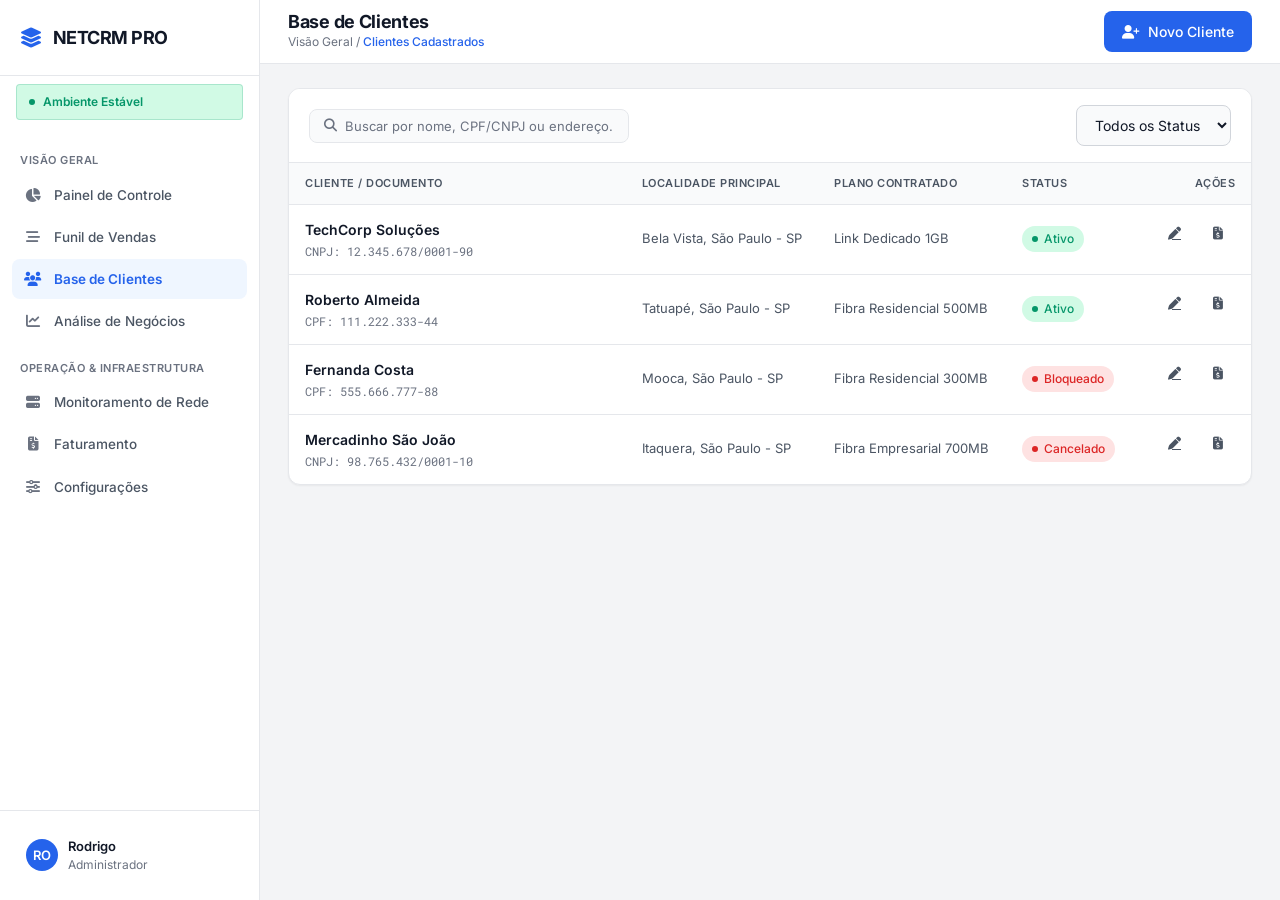
<file: CRM/clientes.html>
<!DOCTYPE html>
<html lang="pt-BR">
<head>
    <meta charset="UTF-8">
    <meta name="viewport" content="width=device-width, initial-scale=1.0">
    <meta name="description" content="Gestão de Clientes - NETCRM PRO">
    <meta name="theme-color" content="#F3F4F6">
    
    <title>Gestão de Clientes | NETCRM PRO</title>
    
    <link rel="stylesheet" href="https://cdnjs.cloudflare.com/ajax/libs/font-awesome/6.4.0/css/all.min.css">
    
    <link rel="stylesheet" href="css/style.css">

    <style>
        /* Ajustes específicos para a lista de clientes */
        .client-name { font-weight: 600; color: var(--texto-principal); font-size: 14px; margin-bottom: 2px;}
        .client-doc { font-size: 12px; color: var(--texto-discreto); font-family: var(--fonte-numeros); }
        .action-btns { display: flex; gap: 8px; justify-content: flex-end; }
    </style>
</head>
<body>

    <aside class="sidebar" role="navigation" aria-label="Navegação principal">
        
        <div class="logo" aria-label="NETCRM PRO">
            <i class="fa-solid fa-layer-group" aria-hidden="true"></i>
            <span>NETCRM PRO</span>
        </div>
        
        <div class="sidebar-status" role="status" aria-live="polite">
            Ambiente Estável
        </div>
        
        <nav aria-label="Menu do sistema">
            <div class="nav-group-label">Visão Geral</div>
            <ul class="nav-links">
                <li><a href="index.html"><i class="fa-solid fa-chart-pie" aria-hidden="true"></i> <span>Painel de Controle</span></a></li>
                <li><a href="funil.html"><i class="fa-solid fa-bars-staggered" aria-hidden="true"></i> <span>Funil de Vendas</span></a></li>
                <li class="active"><a href="clientes.html" aria-current="page"><i class="fa-solid fa-users" aria-hidden="true"></i> <span>Base de Clientes</span></a></li>
                <li><a href="analytics.html"><i class="fa-solid fa-chart-line" aria-hidden="true"></i> <span>Análise de Negócios</span></a></li>
            </ul>

            <div class="nav-group-label">Operação & Infraestrutura</div>
            <ul class="nav-links">
                <li><a href="monitoramento.html"><i class="fa-solid fa-server" aria-hidden="true"></i> <span>Monitoramento de Rede</span></a></li>
                <li><a href="financeiro.html"><i class="fa-solid fa-file-invoice-dollar" aria-hidden="true"></i> <span>Faturamento</span></a></li>
                <li><a href="#"><i class="fa-solid fa-sliders" aria-hidden="true"></i> <span>Configurações</span></a></li>
            </ul>
        </nav>
        
        <div class="sidebar-footer">
            <div class="sidebar-user" role="complementary">
                <div class="user-avatar" aria-hidden="true">RO</div>
                <div class="user-info">
                    <div class="user-name">Rodrigo</div>
                    <div class="user-role">Administrador</div>
                </div>
            </div>
        </div>
    </aside>

    <main class="main-content" role="main">
        
        <header role="banner">
            <div class="header-left">
                <h1>Base de Clientes</h1>
                <div class="header-breadcrumb">Visão Geral / <span>Clientes Cadastrados</span></div>
            </div>
            
            <div class="header-right">
                <a href="clientes-cadastro.html" class="btn-primary" style="text-decoration: none;">
                    <i class="fa-solid fa-user-plus" aria-hidden="true"></i> Novo Cliente
                </a>
            </div>
        </header>

        <section class="content-area" role="region" aria-label="Lista de Clientes">
            
            <div class="panel">
                
                <div class="panel-header" style="background: var(--fundo-painel);">
                    <div class="global-search" style="width: 320px; background: var(--fundo-sobreposicao);">
                        <i class="fa-solid fa-magnifying-glass" aria-hidden="true"></i>
                        <input type="text" id="searchInput" placeholder="Buscar por nome, CPF/CNPJ ou endereço..." aria-label="Buscar clientes">
                    </div>
                    
                    <div class="panel-actions">
                        <select class="form-control" id="statusFilter" style="width: auto; background: var(--fundo-sobreposicao);" aria-label="Filtrar por Status">
                            <option value="todos">Todos os Status</option>
                            <option value="Ativo">Apenas Ativos</option>
                            <option value="Bloqueado">Bloqueados</option>
                            <option value="Cancelado">Cancelados</option>
                        </select>
                    </div>
                </div>

                <div class="panel-body no-pad">
                    <table class="data-table" id="clientsTable" aria-label="Diretório de Clientes">
                        <thead>
                            <tr>
                                <th style="width: 35%;">Cliente / Documento</th>
                                <th>Localidade Principal</th>
                                <th>Plano Contratado</th>
                                <th style="width: 120px;">Status</th>
                                <th style="text-align: right; width: 120px;">Ações</th>
                            </tr>
                        </thead>
                        <tbody>
                            <tr>
                                <td>
                                    <div class="client-name">TechCorp Soluções</div>
                                    <div class="client-doc">CNPJ: 12.345.678/0001-90</div>
                                </td>
                                <td>Bela Vista, São Paulo - SP</td>
                                <td>Link Dedicado 1GB</td>
                                <td><span class="status ativo">Ativo</span></td>
                                <td class="action-btns">
                                    <a href="clientes-cadastro.html" class="btn-ghost" aria-label="Editar TechCorp Soluções" title="Editar Cadastro">
                                        <i class="fa-solid fa-pen" aria-hidden="true"></i>
                                    </a>
                                    <button class="btn-ghost" aria-label="Faturas TechCorp Soluções" title="Histórico Financeiro">
                                        <i class="fa-solid fa-file-invoice-dollar" aria-hidden="true"></i>
                                    </button>
                                </td>
                            </tr>
                            
                            <tr>
                                <td>
                                    <div class="client-name">Roberto Almeida</div>
                                    <div class="client-doc">CPF: 111.222.333-44</div>
                                </td>
                                <td>Tatuapé, São Paulo - SP</td>
                                <td>Fibra Residencial 500MB</td>
                                <td><span class="status ativo">Ativo</span></td>
                                <td class="action-btns">
                                    <a href="clientes-cadastro.html" class="btn-ghost" aria-label="Editar Roberto Almeida" title="Editar Cadastro">
                                        <i class="fa-solid fa-pen" aria-hidden="true"></i>
                                    </a>
                                    <button class="btn-ghost" aria-label="Faturas Roberto Almeida" title="Histórico Financeiro">
                                        <i class="fa-solid fa-file-invoice-dollar" aria-hidden="true"></i>
                                    </button>
                                </td>
                            </tr>
                            
                            <tr>
                                <td>
                                    <div class="client-name">Fernanda Costa</div>
                                    <div class="client-doc">CPF: 555.666.777-88</div>
                                </td>
                                <td>Mooca, São Paulo - SP</td>
                                <td>Fibra Residencial 300MB</td>
                                <td><span class="status bloqueado">Bloqueado</span></td>
                                <td class="action-btns">
                                    <a href="clientes-cadastro.html" class="btn-ghost" aria-label="Editar Fernanda Costa" title="Editar Cadastro">
                                        <i class="fa-solid fa-pen" aria-hidden="true"></i>
                                    </a>
                                    <button class="btn-ghost" aria-label="Faturas Fernanda Costa" title="Histórico Financeiro">
                                        <i class="fa-solid fa-file-invoice-dollar" aria-hidden="true"></i>
                                    </button>
                                </td>
                            </tr>
                            
                            <tr>
                                <td>
                                    <div class="client-name">Mercadinho São João</div>
                                    <div class="client-doc">CNPJ: 98.765.432/0001-10</div>
                                </td>
                                <td>Itaquera, São Paulo - SP</td>
                                <td>Fibra Empresarial 700MB</td>
                                <td><span class="status cancelado">Cancelado</span></td>
                                <td class="action-btns">
                                    <a href="clientes-cadastro.html" class="btn-ghost" aria-label="Editar Mercadinho São João" title="Editar Cadastro">
                                        <i class="fa-solid fa-pen" aria-hidden="true"></i>
                                    </a>
                                    <button class="btn-ghost" aria-label="Faturas Mercadinho São João" title="Histórico Financeiro">
                                        <i class="fa-solid fa-file-invoice-dollar" aria-hidden="true"></i>
                                    </button>
                                </td>
                            </tr>
                        </tbody>
                    </table>
                </div>
            </div>

        </section>
    </main>

    <script>
        document.addEventListener('DOMContentLoaded', () => {
            const searchInput = document.getElementById('searchInput');
            const statusFilter = document.getElementById('statusFilter');
            const tableRows = document.querySelectorAll('#clientsTable tbody tr');

            function filterTable() {
                const searchTerm = searchInput.value.toLowerCase();
                const statusTerm = statusFilter.value;

                tableRows.forEach(row => {
                    const textContent = row.textContent.toLowerCase();
                    // Captura o texto dentro da tag span.status
                    const statusCell = row.querySelector('.status').textContent;
                    
                    const matchesSearch = textContent.includes(searchTerm);
                    const matchesStatus = statusTerm === 'todos' || statusCell === statusTerm;

                    if (matchesSearch && matchesStatus) {
                        row.style.display = '';
                    } else {
                        row.style.display = 'none';
                    }
                });
            }

            searchInput.addEventListener('input', filterTable);
            statusFilter.addEventListener('change', filterTable);
        });
    </script>
</body>
</html>
</file>
<file: CRM/css/style.css>
/* =====================================================
   SISTEMA DE DESIGN — Ferramenta de Gestão
   Tema claro corporativo · SaaS moderno e limpo
   ===================================================== */

@import url('https://fonts.googleapis.com/css2?family=Inter:wght@400;500;600;700&family=Roboto+Mono:wght@400;500;600&display=swap');

/* =========================================
   1. Variáveis de Design (Tokens)
   ========================================= */
:root {
    /* Cores Principais - Sóbrias e Profissionais */
    --primaria:          #2563EB; /* Azul Royal corporativo */
    --primaria-hover:    #1D4ED8;
    --primaria-suave:    #EFF6FF; /* Fundo azul bem leve */
    
    --destaque:          #6366F1; /* Índigo */
    --destaque-suave:    #EEF2FF;
    
    /* Cores de Feedback (Status) */
    --sucesso:           #059669; /* Verde Esmeralda */
    --sucesso-fundo:     #D1FAE5;
    
    --alerta:            #DC2626; /* Vermelho claro */
    --alerta-fundo:      #FEE2E2;
    
    --aviso:             #D97706; /* Laranja/Âmbar */
    --aviso-fundo:       #FEF3C7;
    
    --info:              #0284C7; /* Azul claro */
    --info-fundo:        #E0F2FE;

    /* Cores de Fundo e Superfície (Tema Claro) */
    --fundo-base:        #F3F4F6; /* Cinza muito claro para o fundo da página */
    --fundo-painel:      #FFFFFF; /* Branco puro para os cartões/painéis */
    --fundo-elevado:     #FFFFFF; /* Branco para elementos flutuantes (modais) */
    --fundo-sobreposicao:#F9FAFB; /* Cinza gelo para cabeçalhos de tabela */
    --fundo-hover:       #F3F4F6; /* Cinza claro para hover em listas */
    --fundo-lateral:     #FFFFFF; /* Fundo do menu lateral */

    /* Bordas e Divisórias */
    --borda:             #E5E7EB; /* Cinza suave */
    --borda-foco:        #93C5FD; /* Azul claro para foco */
    --borda-forte:       #D1D5DB; /* Cinza médio para divisórias principais */

    /* Tipografia (Alto Contraste) */
    --texto-principal:   #111827; /* Quase preto para máxima legibilidade */
    --texto-secundario:  #4B5563; /* Cinza chumbo para textos de apoio */
    --texto-discreto:    #6B7280; /* Cinza médio para rótulos/legendas */
    --texto-destaque:    var(--primaria);

    /* Sombras (Realistas e Difusas) */
    --sombra-leve:       0 1px 2px 0 rgba(0, 0, 0, 0.05);
    --sombra-media:      0 4px 6px -1px rgba(0, 0, 0, 0.05), 0 2px 4px -1px rgba(0, 0, 0, 0.03);
    --sombra-pesada:     0 10px 15px -3px rgba(0, 0, 0, 0.05), 0 4px 6px -2px rgba(0, 0, 0, 0.025);
    --sombra-modal:      0 20px 25px -5px rgba(0, 0, 0, 0.1), 0 10px 10px -5px rgba(0, 0, 0, 0.04);

    /* Dimensões */
    --largura-lateral:   260px;
    --raio-p:            4px;
    --raio-m:            8px;
    --raio-g:            12px;
    --raio-xg:           16px;

    /* Fontes */
    --fonte-padrao:      'Inter', system-ui, sans-serif;
    --fonte-titulos:     'Inter', system-ui, sans-serif;
    --fonte-numeros:     'Roboto Mono', monospace;

    /* Animações */
    --transicao:         all 0.2s ease-in-out;
    --transicao-rapida:  all 0.1s ease-in-out;
}

/* Aliases para Kanban e outros módulos (mesmo tema) */
:root {
    --bg-base:       var(--fundo-base);
    --bg-surface:    var(--fundo-painel);
    --bg-raised:     var(--fundo-painel);
    --bg-overlay:    var(--fundo-sobreposicao);
    --bg-hover:      var(--fundo-hover);
    --border:        var(--borda);
    --border-strong: var(--borda-forte);
    --border-accent: var(--borda-foco);
    --text-primary:  var(--texto-principal);
    --text-secondary: var(--texto-secundario);
    --text-muted:    var(--texto-discreto);
    --font-mono:     var(--fonte-numeros);
    --radius-sm:     var(--raio-p);
    --radius-md:     var(--raio-m);
    --radius-lg:     var(--raio-g);
    --radius-xl:     var(--raio-xg);
    --transition:    var(--transicao);
    --transition-fast: var(--transicao-rapida);
    --primary:       var(--primaria);
    --success:       var(--sucesso);
    --danger:        var(--alerta);
    --warning:       var(--aviso);
    --info:          var(--info);
    --accent:        var(--destaque);
    --shadow-md:     var(--sombra-media);
    --shadow-lg:     var(--sombra-pesada);
}

/* =========================================
   2. Reset e Configurações Base
   ========================================= */
*, *::before, *::after {
    margin: 0;
    padding: 0;
    box-sizing: border-box;
}

html {
    scroll-behavior: smooth;
    font-size: 14px;
}

body {
    font-family: var(--fonte-padrao);
    background-color: var(--fundo-base);
    color: var(--texto-principal);
    height: 100vh;
    display: flex;
    overflow: hidden;
    line-height: 1.5;
    -webkit-font-smoothing: antialiased;
    -moz-osx-font-smoothing: grayscale;
}

/* Barra de rolagem discreta */
::-webkit-scrollbar { width: 6px; height: 6px; }
::-webkit-scrollbar-track { background: transparent; }
::-webkit-scrollbar-thumb {
    background: #D1D5DB;
    border-radius: 99px;
}
::-webkit-scrollbar-thumb:hover {
    background: #9CA3AF;
}

/* =========================================
   3. Menu Lateral (Sidebar)
   ========================================= */
.sidebar {
    width: var(--largura-lateral);
    background: var(--fundo-lateral);
    border-right: 1px solid var(--borda);
    display: flex;
    flex-direction: column;
    padding: 0;
    flex-shrink: 0;
    position: relative;
    z-index: 100;
}

.logo {
    padding: 24px 20px;
    font-family: var(--fonte-titulos);
    font-size: 18px;
    font-weight: 700;
    letter-spacing: -0.5px;
    color: var(--texto-principal);
    display: flex;
    align-items: center;
    gap: 10px;
    border-bottom: 1px solid var(--borda);
    margin-bottom: 8px;
}

.logo i {
    color: var(--primaria);
    font-size: 20px;
}

.sidebar-status {
    margin: 0 16px 16px;
    padding: 8px 12px;
    background: var(--sucesso-fundo);
    border: 1px solid rgba(5, 150, 105, 0.2);
    border-radius: var(--raio-p);
    display: flex;
    align-items: center;
    gap: 8px;
    font-size: 12px;
    font-weight: 600;
    color: var(--sucesso);
}

.sidebar-status::before {
    content: '';
    width: 6px;
    height: 6px;
    border-radius: 50%;
    background: var(--sucesso);
    flex-shrink: 0;
}

.nav-group-label {
    padding: 16px 20px 6px;
    font-size: 11px;
    font-weight: 600;
    letter-spacing: 0.5px;
    text-transform: uppercase;
    color: var(--texto-discreto);
}

.nav-links {
    list-style: none;
    padding: 0 12px;
}

.nav-links li {
    margin-bottom: 2px;
}

.nav-links li a {
    padding: 10px 12px;
    color: var(--texto-secundario);
    text-decoration: none;
    display: flex;
    align-items: center;
    gap: 12px;
    width: 100%;
    font-size: 13.5px;
    font-weight: 500;
    border-radius: var(--raio-m);
    transition: var(--transicao);
}

.nav-links li a i {
    width: 18px;
    text-align: center;
    font-size: 14px;
    color: var(--texto-discreto);
    transition: var(--transicao);
}

/* Indicador de notificações no menu */
.nav-links li a .nav-badge {
    margin-left: auto;
    background: var(--alerta-fundo);
    color: var(--alerta);
    font-size: 11px;
    font-weight: 700;
    padding: 2px 8px;
    border-radius: 20px;
}

.nav-links li:hover a {
    background: var(--fundo-hover);
    color: var(--texto-principal);
}

.nav-links li:hover a i {
    color: var(--primaria);
}

.nav-links li.active a {
    color: var(--primaria);
    background: var(--primaria-suave);
    font-weight: 600;
}

.nav-links li.active a i {
    color: var(--primaria);
}

/* Rodapé do Menu (Perfil de Usuário) */
.sidebar-footer {
    margin-top: auto;
    padding: 16px;
    border-top: 1px solid var(--borda);
}

.sidebar-user {
    display: flex;
    align-items: center;
    gap: 10px;
    padding: 10px;
    border-radius: var(--raio-m);
    cursor: pointer;
    transition: var(--transicao);
}

.sidebar-user:hover {
    background: var(--fundo-hover);
}

.user-avatar {
    width: 32px;
    height: 32px;
    border-radius: 50%;
    background: var(--primaria);
    display: flex;
    align-items: center;
    justify-content: center;
    font-size: 13px;
    font-weight: 600;
    color: white;
    flex-shrink: 0;
}

.user-info {
    flex: 1;
    min-width: 0;
}

.user-info .user-name {
    font-size: 13px;
    font-weight: 600;
    color: var(--texto-principal);
    white-space: nowrap;
    overflow: hidden;
    text-overflow: ellipsis;
}

.user-info .user-role {
    font-size: 12px;
    color: var(--texto-discreto);
}

/* =========================================
   4. Área de Conteúdo Principal
   ========================================= */
.main-content {
    flex: 1;
    display: flex;
    flex-direction: column;
    overflow: hidden;
    min-width: 0;
}

/* =========================================
   5. Cabeçalho Superior (Header)
   ========================================= */
header,
.app-header,
.pipeline-header {
    background: var(--fundo-painel);
    border-bottom: 1px solid var(--borda);
    padding: 0 28px;
    height: 64px;
    display: flex;
    align-items: center;
    justify-content: space-between;
    gap: 20px;
    flex-shrink: 0;
    z-index: 50;
}

.header-left {
    display: flex;
    flex-direction: column;
    gap: 2px;
}

header h1 {
    font-family: var(--fonte-titulos);
    font-size: 18px;
    font-weight: 700;
    color: var(--texto-principal);
    letter-spacing: -0.3px;
    line-height: 1;
}

.header-breadcrumb {
    font-size: 12px;
    color: var(--texto-discreto);
}

.header-breadcrumb span {
    color: var(--primaria);
    font-weight: 500;
}

.header-right {
    display: flex;
    align-items: center;
    gap: 12px;
}

/* Campo de Busca Global */
.global-search {
    display: flex;
    align-items: center;
    gap: 8px;
    background: var(--fundo-base);
    border: 1px solid var(--borda);
    border-radius: var(--raio-m);
    padding: 8px 14px;
    width: 260px;
    transition: var(--transicao);
}

.global-search:focus-within {
    border-color: var(--primaria);
    background: var(--fundo-painel);
    box-shadow: 0 0 0 3px var(--primaria-suave);
}

.global-search i {
    color: var(--texto-discreto);
    font-size: 13px;
}

.global-search input {
    background: none;
    border: none;
    outline: none;
    color: var(--texto-principal);
    font-family: var(--fonte-padrao);
    font-size: 13px;
    width: 100%;
}

.global-search input::placeholder {
    color: var(--texto-discreto);
}

/* Ícones de Ação no Cabeçalho */
.header-action {
    width: 36px;
    height: 36px;
    border-radius: var(--raio-m);
    background: var(--fundo-painel);
    border: 1px solid var(--borda);
    color: var(--texto-secundario);
    display: flex;
    align-items: center;
    justify-content: center;
    cursor: pointer;
    transition: var(--transicao);
    position: relative;
    font-size: 15px;
}

.header-action:hover {
    background: var(--fundo-hover);
    color: var(--primaria);
    border-color: var(--borda-forte);
}

.header-action .badge {
    position: absolute;
    top: -6px;
    right: -6px;
    width: 18px;
    height: 18px;
    background: var(--alerta);
    border-radius: 50%;
    font-size: 10px;
    font-weight: 700;
    color: white;
    display: flex;
    align-items: center;
    justify-content: center;
    border: 2px solid var(--fundo-painel);
}

/* =========================================
   6. Área de Rolagem do Conteúdo
   ========================================= */
.content-area {
    flex: 1;
    padding: 24px 28px;
    overflow-y: auto;
}

/* =========================================
   7. Painéis de Indicadores (KPI Cards)
   ========================================= */
.kpi-grid {
    display: grid;
    grid-template-columns: repeat(auto-fit, minmax(220px, 1fr));
    gap: 16px;
    margin-bottom: 24px;
}

.kpi-card {
    background: var(--fundo-painel);
    border: 1px solid var(--borda);
    border-radius: var(--raio-g);
    padding: 20px;
    box-shadow: var(--sombra-leve);
    transition: var(--transicao);
}

.kpi-card:hover {
    box-shadow: var(--sombra-media);
    border-color: var(--borda-forte);
    transform: translateY(-2px);
}

.kpi-header {
    display: flex;
    justify-content: space-between;
    align-items: flex-start;
    margin-bottom: 12px;
}

.kpi-label {
    font-size: 13px;
    font-weight: 500;
    color: var(--texto-secundario);
}

.kpi-icon {
    width: 38px;
    height: 38px;
    border-radius: var(--raio-m);
    display: flex;
    align-items: center;
    justify-content: center;
    font-size: 18px;
}

/* Variações de cor dos ícones */
.kpi-icon.cyan   { background: var(--primaria-suave); color: var(--primaria); }
.kpi-icon.green  { background: var(--sucesso-fundo); color: var(--sucesso); }
.kpi-icon.red    { background: var(--alerta-fundo); color: var(--alerta); }
.kpi-icon.amber  { background: var(--aviso-fundo); color: var(--aviso); }
.kpi-icon.blue   { background: var(--info-fundo); color: var(--info); }
.kpi-icon.purple { background: var(--destaque-suave); color: var(--destaque); }

.kpi-value {
    font-size: 28px;
    font-weight: 700;
    color: var(--texto-principal);
    letter-spacing: -0.5px;
    line-height: 1;
    margin-bottom: 10px;
}

.kpi-value.mono {
    font-family: var(--fonte-numeros);
}

.kpi-delta {
    display: inline-flex;
    align-items: center;
    gap: 4px;
    font-size: 12px;
    font-weight: 500;
    padding: 2px 8px;
    border-radius: 4px;
}

.kpi-delta.up   { background: var(--sucesso-fundo); color: var(--sucesso); }
.kpi-delta.down { background: var(--alerta-fundo); color: var(--alerta); }

/* =========================================
   8. Sistema de Layout em Grades (Gráficos)
   ========================================= */
.section-grid {
    display: grid;
    grid-template-columns: 1fr 380px;
    gap: 16px;
    margin-bottom: 16px;
}

.section-grid.full {
    grid-template-columns: 1fr;
}

/* =========================================
   9. Painéis Base (Cards grandes)
   ========================================= */
.panel {
    background: var(--fundo-painel);
    border: 1px solid var(--borda);
    border-radius: var(--raio-g);
    box-shadow: var(--sombra-leve);
    overflow: hidden;
}

.panel-header {
    padding: 16px 20px;
    display: flex;
    align-items: center;
    justify-content: space-between;
    border-bottom: 1px solid var(--borda);
}

.panel-title {
    font-size: 15px;
    font-weight: 600;
    color: var(--texto-principal);
    display: flex;
    align-items: center;
    gap: 8px;
}

.panel-title i {
    color: var(--texto-discreto);
}

.panel-actions {
    display: flex;
    gap: 8px;
}

.panel-body {
    padding: 20px;
}

.panel-body.no-pad {
    padding: 0;
}

/* =========================================
   10. Tabelas de Dados (Data Grid)
   ========================================= */
.data-table {
    width: 100%;
    border-collapse: collapse;
    font-size: 13px;
}

.data-table thead th {
    padding: 12px 16px;
    text-align: left;
    font-size: 11px;
    font-weight: 600;
    text-transform: uppercase;
    letter-spacing: 0.5px;
    color: var(--texto-secundario);
    background: var(--fundo-sobreposicao);
    border-bottom: 1px solid var(--borda);
}

.data-table tbody tr {
    border-bottom: 1px solid var(--borda);
    transition: background-color 0.15s;
}

.data-table tbody tr:last-child {
    border-bottom: none;
}

.data-table tbody tr:hover {
    background-color: var(--fundo-hover);
}

.data-table tbody td {
    padding: 14px 16px;
    color: var(--texto-secundario);
    vertical-align: middle;
}

.data-table tbody td.td-primary {
    color: var(--texto-principal);
    font-weight: 500;
}

.data-table tbody td.td-mono {
    font-family: var(--fonte-numeros);
    font-size: 13px;
    color: var(--texto-principal);
}

/* Componente de Contato na Tabela */
.cell-contact {
    display: flex;
    align-items: center;
    gap: 10px;
}

.cell-avatar {
    width: 32px;
    height: 32px;
    border-radius: 50%;
    background: var(--primaria-suave);
    display: flex;
    align-items: center;
    justify-content: center;
    font-size: 12px;
    font-weight: 600;
    color: var(--primaria);
    flex-shrink: 0;
}

.cell-name {
    font-weight: 500;
    color: var(--texto-principal);
    font-size: 14px;
}

.cell-sub {
    font-size: 12px;
    color: var(--texto-discreto);
}

/* =========================================
   11. Rótulos de Status (Badges)
   ========================================= */
.status {
    display: inline-flex;
    align-items: center;
    gap: 6px;
    padding: 4px 10px;
    border-radius: 20px;
    font-size: 12px;
    font-weight: 500;
}

.status::before {
    content: '';
    width: 6px;
    height: 6px;
    border-radius: 50%;
}

/* Variações de Status */
.status.ativo, .status.concluido, .status.ganho, .status.status-ativo {
    background: var(--sucesso-fundo);
    color: var(--sucesso);
}
.status.ativo::before, .status.concluido::before, .status.ganho::before, .status.status-ativo::before {
    background: var(--sucesso);
}

.status.pendente, .status.negociacao {
    background: var(--aviso-fundo);
    color: var(--aviso);
}
.status.pendente::before, .status.negociacao::before {
    background: var(--aviso);
}

.status.cancelado, .status.perdido, .status.bloqueado, .status.status-bloqueado, .status.status-cancelado {
    background: var(--alerta-fundo);
    color: var(--alerta);
}
.status.cancelado::before, .status.perdido::before, .status.bloqueado::before, .status.status-bloqueado::before, .status.status-cancelado::before {
    background: var(--alerta);
}

.status.proposta, .status.qualificado {
    background: var(--info-fundo);
    color: var(--info);
}
.status.proposta::before, .status.qualificado::before {
    background: var(--info);
}

.status.novo, .status.contato {
    background: var(--destaque-suave);
    color: var(--destaque);
}
.status.novo::before, .status.contato::before {
    background: var(--destaque);
}

/* Níveis de Prioridade */
.priority {
    display: inline-flex;
    align-items: center;
    padding: 2px 8px;
    border-radius: 4px;
    font-size: 11px;
    font-weight: 600;
    text-transform: uppercase;
}
.priority.alta  { color: var(--alerta); background: var(--alerta-fundo); }
.priority.media { color: var(--aviso); background: var(--aviso-fundo); }
.priority.baixa { color: var(--sucesso); background: var(--sucesso-fundo); }

/* =========================================
   12. Botões e Ações
   ========================================= */

/* Botão Principal de Chamada para Ação */
.btn-primary, .btn-novo {
    display: inline-flex;
    align-items: center;
    gap: 8px;
    padding: 10px 18px;
    background: var(--primaria);
    color: #FFFFFF;
    border: none;
    border-radius: var(--raio-m);
    font-size: 14px;
    font-weight: 500;
    cursor: pointer;
    transition: var(--transicao);
}

.btn-primary:hover, .btn-novo:hover {
    background: var(--primaria-hover);
    box-shadow: var(--sombra-media);
    transform: translateY(-1px);
}

/* Botão Secundário (Apoio) */
.btn-secondary {
    display: inline-flex;
    align-items: center;
    gap: 8px;
    padding: 9px 16px;
    background: var(--fundo-painel);
    color: var(--texto-principal);
    border: 1px solid var(--borda-forte);
    border-radius: var(--raio-m);
    font-size: 14px;
    font-weight: 500;
    cursor: pointer;
    transition: var(--transicao);
}

.btn-secondary:hover {
    background: var(--fundo-hover);
}

/* Botão Transparente (Ghost) */
.btn-ghost {
    display: inline-flex;
    align-items: center;
    gap: 6px;
    padding: 8px 12px;
    background: transparent;
    color: var(--texto-secundario);
    border: none;
    border-radius: var(--raio-m);
    font-size: 13px;
    font-weight: 500;
    cursor: pointer;
    transition: var(--transicao);
}

.btn-ghost:hover {
    background: var(--fundo-hover);
    color: var(--texto-principal);
}

/* Botão Perigo / Exclusão */
.btn-danger {
    display: inline-flex;
    align-items: center;
    gap: 8px;
    padding: 10px 18px;
    background: var(--alerta);
    color: #FFFFFF;
    border: none;
    border-radius: var(--raio-m);
    font-size: 14px;
    font-weight: 500;
    cursor: pointer;
    transition: var(--transicao);
}

.btn-danger:hover {
    background: #B91C1C;
}

/* =========================================
   13. Formulários e Inputs
   ========================================= */
.form-group {
    display: flex;
    flex-direction: column;
    gap: 6px;
    margin-bottom: 16px;
}

.form-label {
    font-size: 13px;
    font-weight: 500;
    color: var(--texto-principal);
}

.form-control, select.form-control, textarea.form-control {
    background: var(--fundo-painel);
    border: 1px solid var(--borda-forte);
    border-radius: var(--raio-m);
    color: var(--texto-principal);
    font-family: var(--fonte-padrao);
    font-size: 14px;
    padding: 10px 14px;
    width: 100%;
    outline: none;
    transition: var(--transicao);
}

.form-control:focus {
    border-color: var(--primaria);
    box-shadow: 0 0 0 3px var(--primaria-suave);
}

.form-control::placeholder {
    color: var(--texto-discreto);
}

select.form-control {
    cursor: pointer;
}

textarea.form-control {
    resize: vertical;
    min-height: 100px;
}

/* =========================================
   14. Modal Central (Caixa de Diálogo)
   ========================================= */
.modal-overlay {
    position: fixed;
    inset: 0;
    background: rgba(17, 24, 39, 0.6);
    backdrop-filter: blur(2px);
    z-index: 999;
    display: flex;
    align-items: center;
    justify-content: center;
    animation: fade-in 0.2s ease;
}

.modal {
    background: var(--fundo-painel);
    border-radius: var(--raio-xg);
    width: 600px;
    max-width: 90vw;
    box-shadow: var(--sombra-modal);
    animation: modal-in 0.3s cubic-bezier(0.4, 0, 0.2, 1);
}

.modal-header {
    padding: 20px 24px;
    border-bottom: 1px solid var(--borda);
    display: flex;
    justify-content: space-between;
    align-items: center;
}

.modal-title {
    font-size: 18px;
    font-weight: 600;
    color: var(--texto-principal);
}

.modal-body {
    padding: 24px;
    max-height: 70vh;
    overflow-y: auto;
}

.modal-footer {
    padding: 16px 24px;
    background: var(--fundo-sobreposicao);
    border-top: 1px solid var(--borda);
    display: flex;
    justify-content: flex-end;
    gap: 12px;
    border-radius: 0 0 var(--raio-xg) var(--raio-xg);
}

/* Animações Modal */
@keyframes fade-in {
    from { opacity: 0; }
    to   { opacity: 1; }
}

@keyframes modal-in {
    from { opacity: 0; transform: scale(0.95) translateY(10px); }
    to   { opacity: 1; transform: scale(1) translateY(0); }
}

/* =========================================
   15. Componentes Específicos do Dashboard
   ========================================= */

/* Fita de Estatísticas de Resumo */
.stat-strip {
    display: flex;
    background: var(--fundo-painel);
    border: 1px solid var(--borda);
    border-radius: var(--raio-m);
    margin-bottom: 24px;
    overflow: hidden;
}

.stat-strip-item {
    flex: 1;
    padding: 16px 24px;
    border-right: 1px solid var(--borda);
    display: flex;
    flex-direction: column;
    gap: 4px;
}

.stat-strip-label {
    font-size: 11px;
    color: var(--texto-discreto);
    text-transform: uppercase;
    letter-spacing: 0.5px;
}

.stat-strip-value {
    font-family: var(--fonte-numeros);
    font-size: 18px;
    font-weight: 600;
    color: var(--texto-principal);
}

/* Funil de Vendas Visual */
.funnel-bar {
    display: flex;
    flex-direction: column;
    gap: 12px;
}

.funnel-row {
    display: flex;
    align-items: center;
    gap: 12px;
}

.funnel-label {
    width: 100px;
    color: var(--texto-secundario);
    font-size: 12px;
    font-weight: 500;
}

.funnel-track {
    flex: 1;
    height: 12px;
    background: var(--fundo-base);
    border-radius: 6px;
    overflow: hidden;
}

.funnel-fill {
    height: 100%;
    background: var(--primaria);
    border-radius: 6px;
    transition: width 0.8s ease;
}

.funnel-count {
    width: 40px;
    text-align: right;
    font-weight: 600;
    font-size: 12px;
    color: var(--texto-principal);
}

/* Feed de Atividades (Linha do Tempo) */
.timeline {
    display: flex;
    flex-direction: column;
    position: relative;
    padding-left: 6px;
}

.timeline::before {
    content: '';
    position: absolute;
    left: 18px;
    top: 0;
    bottom: 0;
    width: 2px;
    background: var(--borda);
}

.timeline-item {
    display: flex;
    gap: 16px;
    padding: 16px 0;
    position: relative;
}

.timeline-icon {
    width: 26px;
    height: 26px;
    border-radius: 50%;
    background: var(--fundo-painel);
    border: 2px solid var(--borda-forte);
    display: flex;
    align-items: center;
    justify-content: center;
    font-size: 12px;
    color: var(--texto-secundario);
    z-index: 1;
}

.timeline-body {
    flex: 1;
}

.timeline-header {
    display: flex;
    justify-content: space-between;
    margin-bottom: 4px;
}

.timeline-title {
    font-size: 13px;
    font-weight: 600;
    color: var(--texto-principal);
}

.timeline-time {
    font-size: 12px;
    color: var(--texto-discreto);
}

.timeline-desc {
    font-size: 13px;
    color: var(--texto-secundario);
    line-height: 1.5;
}

/* =========================================
   16. Utilitários (Classes de Apoio)
   ========================================= */
.texto-primario { color: var(--texto-principal); }
.texto-secundario { color: var(--texto-secundario); }
.texto-sucesso { color: var(--sucesso); }
.texto-alerta { color: var(--alerta); }
.texto-aviso { color: var(--aviso); }

.peso-600 { font-weight: 600; }
.flex { display: flex; }
.espaco-8 { gap: 8px; }

/* Para os gráficos canvas desenhados por JS */
canvas {
    display: block;
    width: 100%;
    height: auto;
}
</file>
